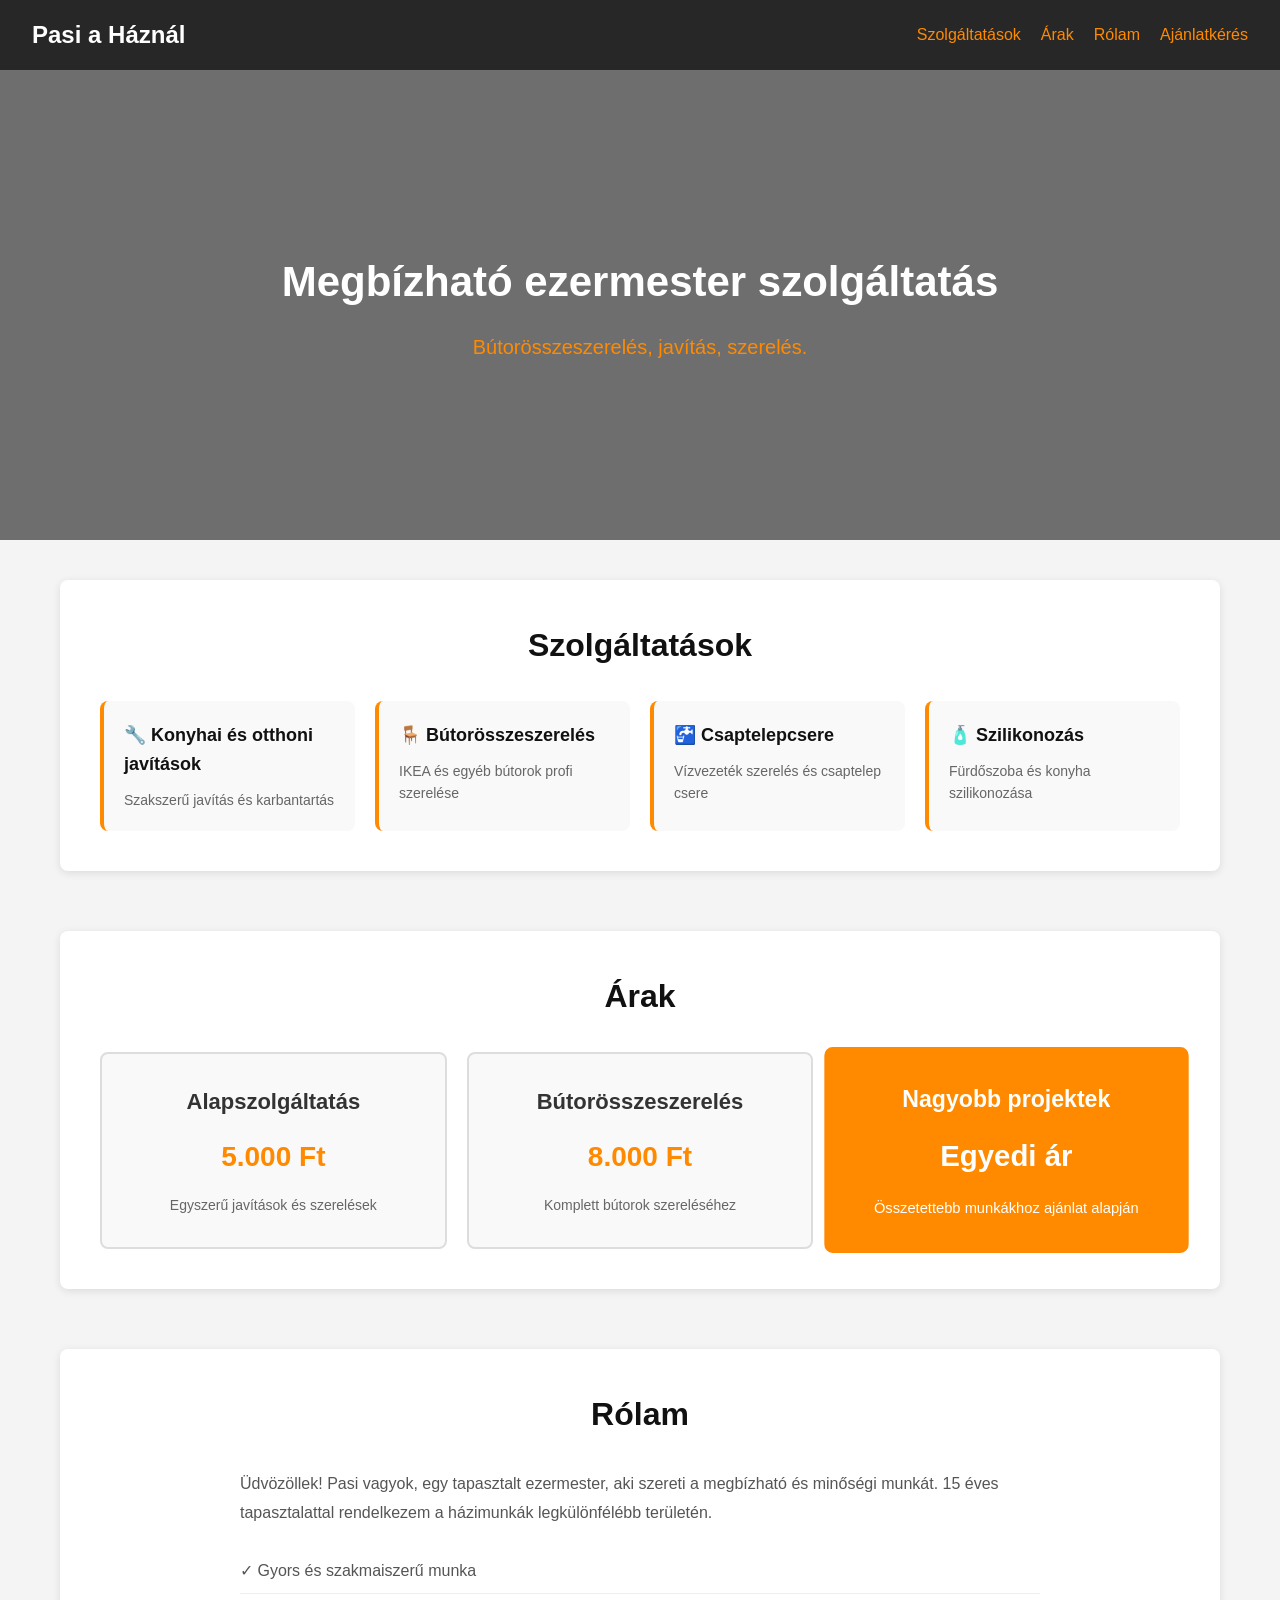
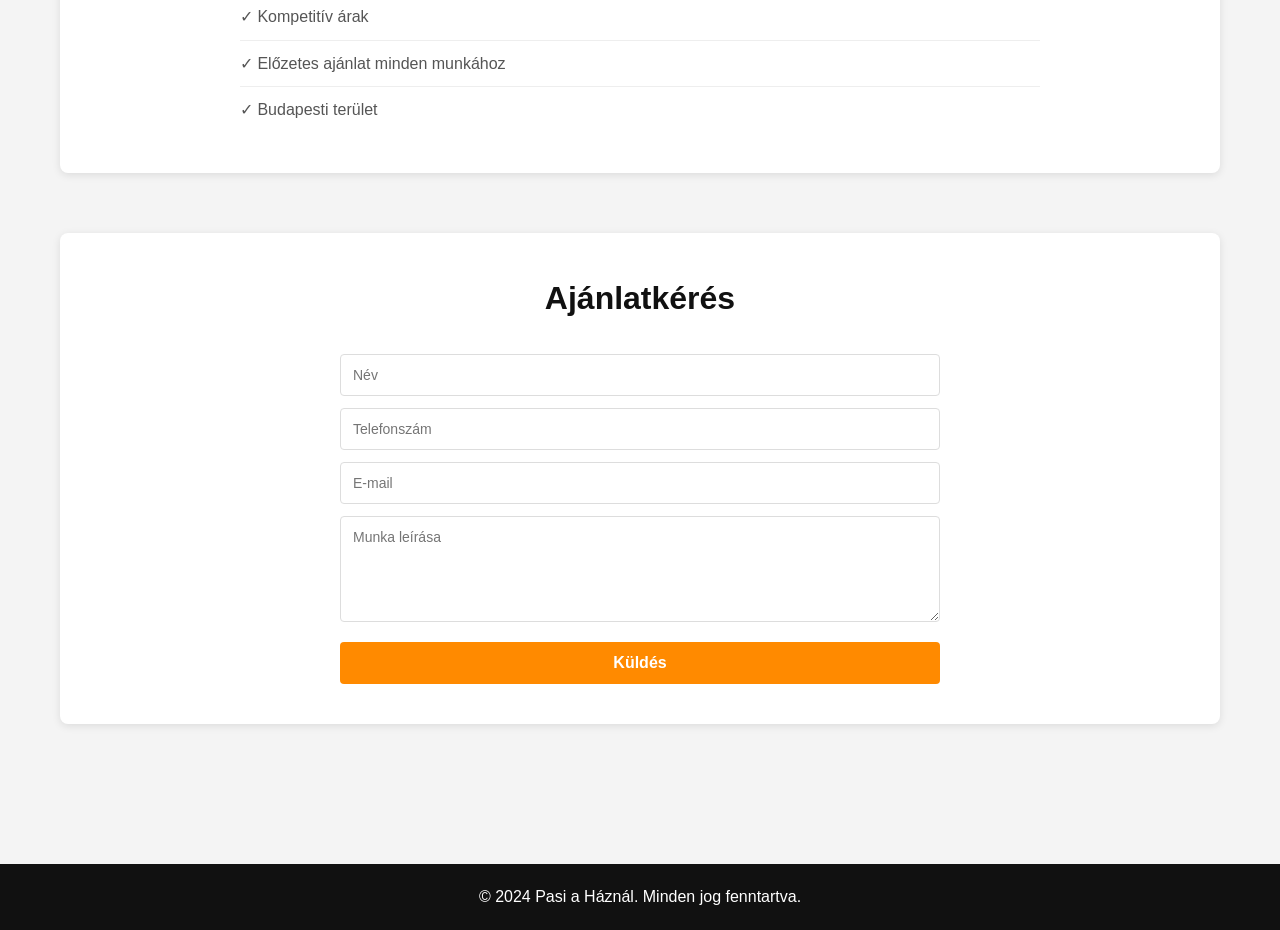
<file: index.html>
<!DOCTYPE html>
<html lang="hu">
<head>
    <meta charset="utf-8">
    <meta name="viewport" content="width=device-width, initial-scale=1">
    <title>Pasi a Háznál - Ezermester Szolgáltatások</title>
    <link rel="stylesheet" href="css/style.css">
</head>
<body>
    <header class="hero">
        <nav>
            <h1>Pasi a Háznál</h1>
            <div class="nav-links">
                <a href="#szolgaltatasok">Szolgáltatások</a>
                <a href="#arak">Árak</a>
                <a href="#rolam">Rólam</a>
                <a href="#ajanlat">Ajánlatkérés</a>
            </div>
        </nav>
        <div class="overlay">
            <h2>Megbízható ezermester szolgáltatás</h2>
            <p>Bútorösszeszerelés, javítás, szerelés.</p>
        </div>
    </header>

    <main>
        <!-- Szolgáltatások Section -->
        <section id="szolgaltatasok">
            <h3>Szolgáltatások</h3>
            <div class="cards">
                <div class="card">
                    <h4>🔧 Konyhai és otthoni javítások</h4>
                    <p>Szakszerű javítás és karbantartás</p>
                </div>
                <div class="card">
                    <h4>🪑 Bútorösszeszerelés</h4>
                    <p>IKEA és egyéb bútorok profi szerelése</p>
                </div>
                <div class="card">
                    <h4>🚰 Csaptelepcsere</h4>
                    <p>Vízvezeték szerelés és csaptelep csere</p>
                </div>
                <div class="card">
                    <h4>🧴 Szilikonozás</h4>
                    <p>Fürdőszoba és konyha szilikonozása</p>
                </div>
            </div>
        </section>

        <!-- Árak Section -->
        <section id="arak">
            <h3>Árak</h3>
            <div class="pricing">
                <div class="price-card">
                    <h4>Alapszolgáltatás</h4>
                    <p class="price">5.000 Ft</p>
                    <p>Egyszerű javítások és szerelések</p>
                </div>
                <div class="price-card">
                    <h4>Bútorösszeszerelés</h4>
                    <p class="price">8.000 Ft</p>
                    <p>Komplett bútorok szereléséhez</p>
                </div>
                <div class="price-card highlighted">
                    <h4>Nagyobb projektek</h4>
                    <p class="price">Egyedi ár</p>
                    <p>Összetettebb munkákhoz ajánlat alapján</p>
                </div>
            </div>
        </section>

        <!-- Rólam Section -->
        <section id="rolam">
            <h3>Rólam</h3>
            <div class="about-content">
                <p>Üdvözöllek! Pasi vagyok, egy tapasztalt ezermester, aki szereti a megbízható és minőségi munkát. 15 éves tapasztalattal rendelkezem a házimunkák legkülönfélébb területén.</p>
                <ul>
                    <li>✓ Gyors és szakmaiszerű munka</li>
                    <li>✓ Kompetitív árak</li>
                    <li>✓ Előzetes ajánlat minden munkához</li>
                    <li>✓ Budapesti terület</li>
                </ul>
            </div>
        </section>

        <!-- Ajánlatkérés Section -->
        <section id="ajanlat">
            <h3>Ajánlatkérés</h3>
            <form class="contact-form">
                <input type="text" placeholder="Név" required>
                <input type="tel" placeholder="Telefonszám" required>
                <input type="email" placeholder="E-mail" required>
                <textarea placeholder="Munka leírása" rows="5" required></textarea>
                <button type="submit">Küldés</button>
            </form>
        </section>
    </main>

    <footer>
        <p>&copy; 2024 Pasi a Háznál. Minden jog fenntartva.</p>
    </footer>

    <script src="js/script.js"></script>
</body>
</html>
</file>
<file: css/style.css>
/* Global Styles */
* {
    margin: 0;
    padding: 0;
    box-sizing: border-box;
}

body {
    font-family: 'Segoe UI', Tahoma, Geneva, Verdana, sans-serif;
    line-height: 1.6;
    color: #333;
    background: #f4f4f4;
}

/* Header & Navigation */
header.hero {
    background: url("https://images.pexels.com/photos/5691659/pexels-photo-5691659.jpeg?auto=compress&cs=tinysrgb&w=1600") center/cover;
    height: 60vh;
    color: #fff;
    position: relative;
    display: flex;
    flex-direction: column;
}

nav {
    display: flex;
    justify-content: space-between;
    align-items: center;
    padding: 16px 32px;
    background: rgba(17, 17, 17, 0.9);
    color: #fff;
    position: relative;
    z-index: 10;
}

nav h1 {
    font-size: 24px;
    font-weight: bold;
}

.nav-links {
    display: flex;
    gap: 20px;
}

nav a {
    color: #ff8a00;
    text-decoration: none;
    font-weight: 500;
    transition: color 0.3s ease;
}

nav a:hover {
    color: #fff;
}

/* Hero Overlay */
.overlay {
    background: rgba(0, 0, 0, 0.55);
    height: 100%;
    display: flex;
    flex-direction: column;
    justify-content: center;
    align-items: center;
    text-align: center;
    padding: 40px;
    flex: 1;
}

.overlay h2 {
    font-size: 42px;
    margin-bottom: 16px;
    font-weight: bold;
}

.overlay p {
    font-size: 20px;
    color: #ff8a00;
}

/* Main Content */
main {
    max-width: 1200px;
    margin: 0 auto;
    padding: 40px 20px;
}

section {
    margin-bottom: 60px;
    padding: 40px;
    background: #fff;
    border-radius: 8px;
    box-shadow: 0 2px 8px rgba(0, 0, 0, 0.1);
}

section h3 {
    font-size: 32px;
    margin-bottom: 30px;
    color: #111;
    text-align: center;
}

/* Service Cards */
.cards {
    display: grid;
    grid-template-columns: repeat(auto-fit, minmax(200px, 1fr));
    gap: 20px;
}

.card {
    background: #f9f9f9;
    padding: 20px;
    border-radius: 8px;
    border-left: 4px solid #ff8a00;
    transition: transform 0.3s ease, box-shadow 0.3s ease;
}

.card:hover {
    transform: translateY(-5px);
    box-shadow: 0 8px 16px rgba(0, 0, 0, 0.1);
}

.card h4 {
    color: #111;
    margin-bottom: 10px;
    font-size: 18px;
}

.card p {
    color: #666;
    font-size: 14px;
}

/* Pricing Cards */
.pricing {
    display: grid;
    grid-template-columns: repeat(auto-fit, minmax(250px, 1fr));
    gap: 20px;
}

.price-card {
    background: #f9f9f9;
    padding: 30px;
    border-radius: 8px;
    text-align: center;
    border: 2px solid #ddd;
    transition: all 0.3s ease;
}

.price-card:hover {
    border-color: #ff8a00;
    box-shadow: 0 8px 16px rgba(255, 138, 0, 0.2);
}

.price-card.highlighted {
    background: #ff8a00;
    color: #fff;
    border: 2px solid #ff8a00;
    transform: scale(1.05);
}

.price-card h4 {
    font-size: 22px;
    margin-bottom: 15px;
}

.price-card .price {
    font-size: 28px;
    font-weight: bold;
    color: #ff8a00;
    margin: 15px 0;
}

.price-card.highlighted .price {
    color: #fff;
}

.price-card p {
    color: #666;
    font-size: 14px;
}

.price-card.highlighted p {
    color: #fff;
}

/* About Section */
.about-content {
    max-width: 800px;
    margin: 0 auto;
}

.about-content p {
    font-size: 16px;
    color: #555;
    margin-bottom: 20px;
    line-height: 1.8;
}

.about-content ul {
    list-style: none;
    padding: 0;
}

.about-content li {
    font-size: 16px;
    color: #555;
    padding: 10px 0;
    border-bottom: 1px solid #eee;
}

.about-content li:last-child {
    border-bottom: none;
}

/* Contact Form */
.contact-form {
    max-width: 600px;
    margin: 0 auto;
}

input,
textarea {
    display: block;
    width: 100%;
    margin: 12px 0;
    padding: 12px;
    border: 1px solid #ddd;
    border-radius: 4px;
    font-size: 14px;
    font-family: inherit;
    transition: border-color 0.3s ease;
}

input:focus,
textarea:focus {
    outline: none;
    border-color: #ff8a00;
    box-shadow: 0 0 0 3px rgba(255, 138, 0, 0.1);
}

button {
    display: block;
    width: 100%;
    margin-top: 20px;
    padding: 12px;
    background: #ff8a00;
    border: none;
    color: #fff;
    font-size: 16px;
    font-weight: bold;
    border-radius: 4px;
    cursor: pointer;
    transition: background 0.3s ease;
}

button:hover {
    background: #e67e00;
}

/* Footer */
footer {
    background: #111;
    color: #fff;
    text-align: center;
    padding: 20px;
    margin-top: 40px;
}

footer p {
    margin: 0;
}

/* Responsive Design */
@media (max-width: 768px) {
    nav {
        flex-direction: column;
        gap: 15px;
    }

    .nav-links {
        flex-direction: column;
        width: 100%;
        gap: 10px;
    }

    nav a {
        display: block;
        text-align: center;
    }

    .overlay h2 {
        font-size: 28px;
    }

    .overlay p {
        font-size: 16px;
    }

    section {
        padding: 20px;
    }

    section h3 {
        font-size: 24px;
    }

    .cards {
        grid-template-columns: 1fr;
    }

    .price-card.highlighted {
        transform: scale(1);
    }

    input,
    textarea,
    button {
        padding: 10px;
        font-size: 14px;
    }
}

@media (max-width: 480px) {
    nav h1 {
        font-size: 20px;
    }

    .overlay h2 {
        font-size: 22px;
    }

    section h3 {
        font-size: 20px;
    }

    .cards {
        grid-template-columns: 1fr;
        gap: 12px;
    }
}
</file>
